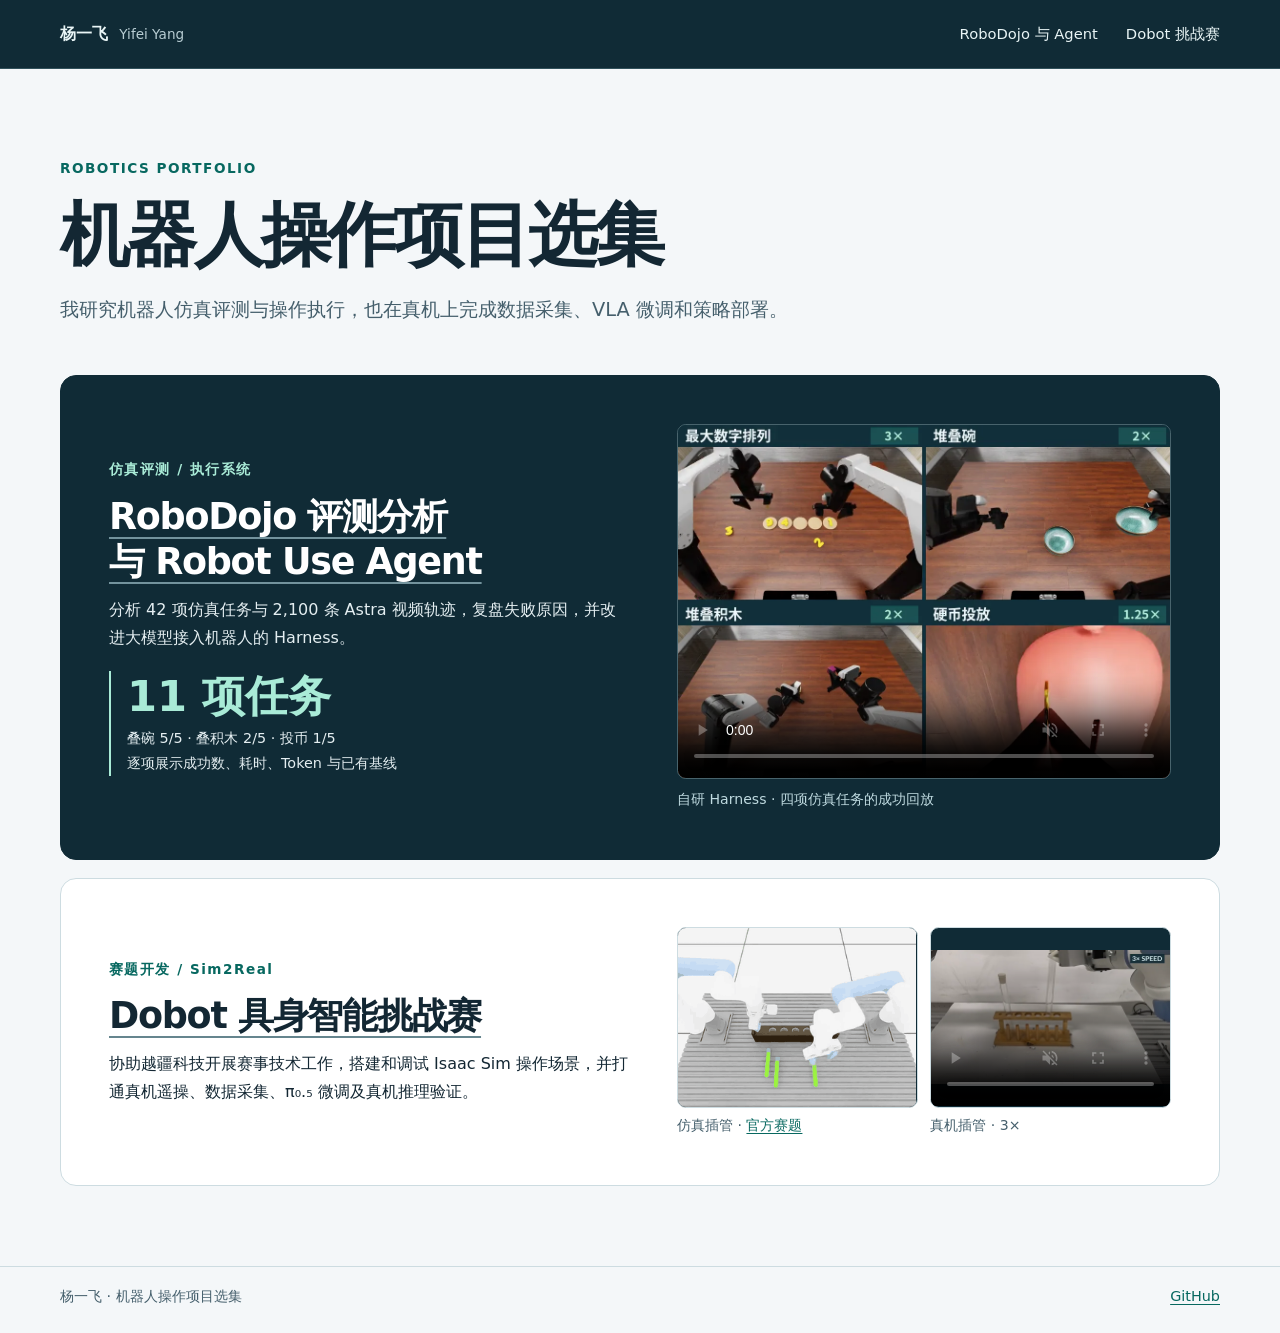
<file: index.html>
<!doctype html>
<html lang="zh-CN">
<head>
  <meta charset="utf-8">
  <meta name="viewport" content="width=device-width, initial-scale=1">
  <meta name="description" content="杨一飞的机器人操作项目选集，涵盖 RoboDojo 仿真评测、Robot Use Agent 和 Isaac Sim 到真机的 VLA 部署。">
  <title>杨一飞 · 机器人操作项目选集</title>
  <link rel="stylesheet" href="style.css?v=home-media">
  <script src="home-media.js" defer></script>
</head>
<body>
  <a class="skip-link" href="#main">跳到正文</a>
  <header class="site-header">
    <div class="wrap site-nav">
      <a class="wordmark" href="index.html" aria-current="page">杨一飞 <span>Yifei Yang</span></a>
      <nav aria-label="项目导航">
        <a href="robodojo-agent.html">RoboDojo 与 Agent</a>
        <a href="dobot-sim2real.html">Dobot 挑战赛</a>
      </nav>
    </div>
  </header>
  <main id="main" class="wrap home-main">
    <section class="home-intro" aria-labelledby="title">
      <p class="eyebrow">ROBOTICS PORTFOLIO</p>
      <h1 id="title">机器人操作项目选集</h1>
      <p class="lede">我研究机器人仿真评测与操作执行，也在真机上完成数据采集、VLA 微调和策略部署。</p>
    </section>

    <article class="feature">
      <div class="feature-copy">
        <p class="eyebrow">仿真评测 / 执行系统</p>
        <h2><a href="robodojo-agent.html">RoboDojo 评测分析与 Robot Use Agent</a></h2>
        <p>分析 42 项仿真任务与 2,100 条 Astra 视频轨迹，复盘失败原因，并改进大模型接入机器人的 Harness。</p>
        <p class="feature-result"><strong>11 项任务</strong><span>叠碗 5/5 · 叠积木 2/5 · 投币 1/5<br>逐项展示成功数、耗时、Token 与已有基线</span></p>
      </div>
      <figure class="feature-figure">
        <video controls muted loop playsinline preload="none" data-loop-preview width="1032" height="740" poster="assets/robodojo/harness-successes.webp" aria-label="自研 Harness 的数字排列、堆叠碗、堆叠积木和投币成功回放">
          <source src="assets/robodojo/harness-successes.mp4" type="video/mp4">
          <a href="assets/robodojo/harness-successes.mp4">打开成功回放</a>
        </video>
        <figcaption>自研 Harness · 四项仿真任务的成功回放</figcaption>
      </figure>
    </article>

    <article class="feature feature-secondary">
      <div class="feature-copy">
        <p class="eyebrow">赛题开发 / Sim2Real</p>
        <h2><a href="dobot-sim2real.html">Dobot 具身智能挑战赛</a></h2>
        <p>协助越疆科技开展赛事技术工作，搭建和调试 Isaac Sim 操作场景，并打通真机遥操、数据采集、π₀.₅ 微调及真机推理验证。</p>
      </div>
      <div class="feature-media-pair">
        <figure>
          <picture>
            <source media="(prefers-reduced-motion: reduce)" srcset="assets/dobot/insert-tube-sim.webp">
            <img src="assets/dobot/insert-tube-sim.gif" width="320" height="240" loading="lazy" alt="赛事仿真场景中，机械臂将绿色试管插入试管架">
          </picture>
          <figcaption>仿真插管 · <a href="https://www.caai.cn/site/content/5476.html">官方赛题</a></figcaption>
        </figure>
        <figure>
          <video controls muted loop playsinline preload="none" data-loop-preview width="640" height="360" poster="assets/dobot/insert-tube-3x.webp" aria-label="双臂真机插管，3 倍速循环回放">
            <source src="assets/dobot/insert-tube-home-3x.mp4" type="video/mp4">
            <a href="assets/dobot/insert-tube-home-3x.mp4">打开真机插管回放</a>
          </video>
          <figcaption>真机插管 · 3×</figcaption>
        </figure>
      </div>
    </article>
  </main>
  <footer class="site-footer"><div class="wrap footer-inner"><span>杨一飞 · 机器人操作项目选集</span><a href="https://github.com/Y1feiYang">GitHub</a></div></footer>
</body>
</html>
</file>
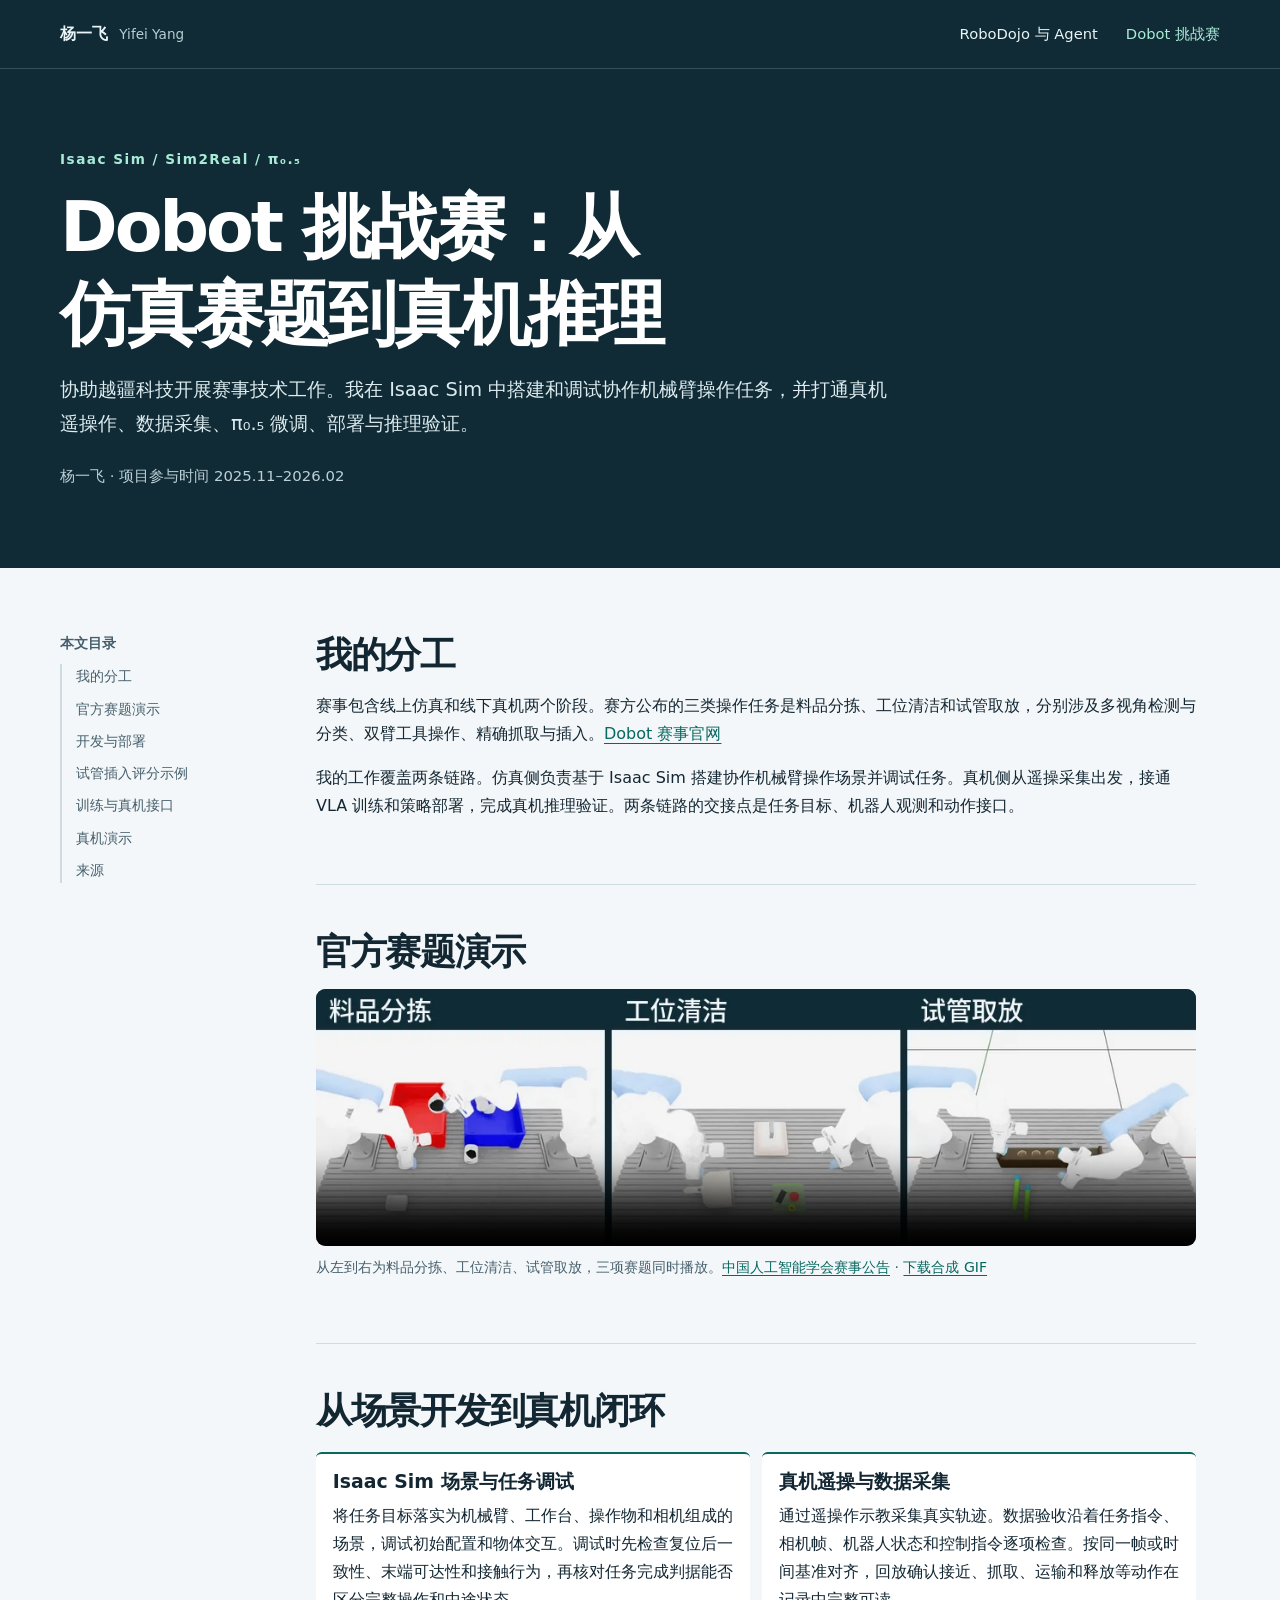
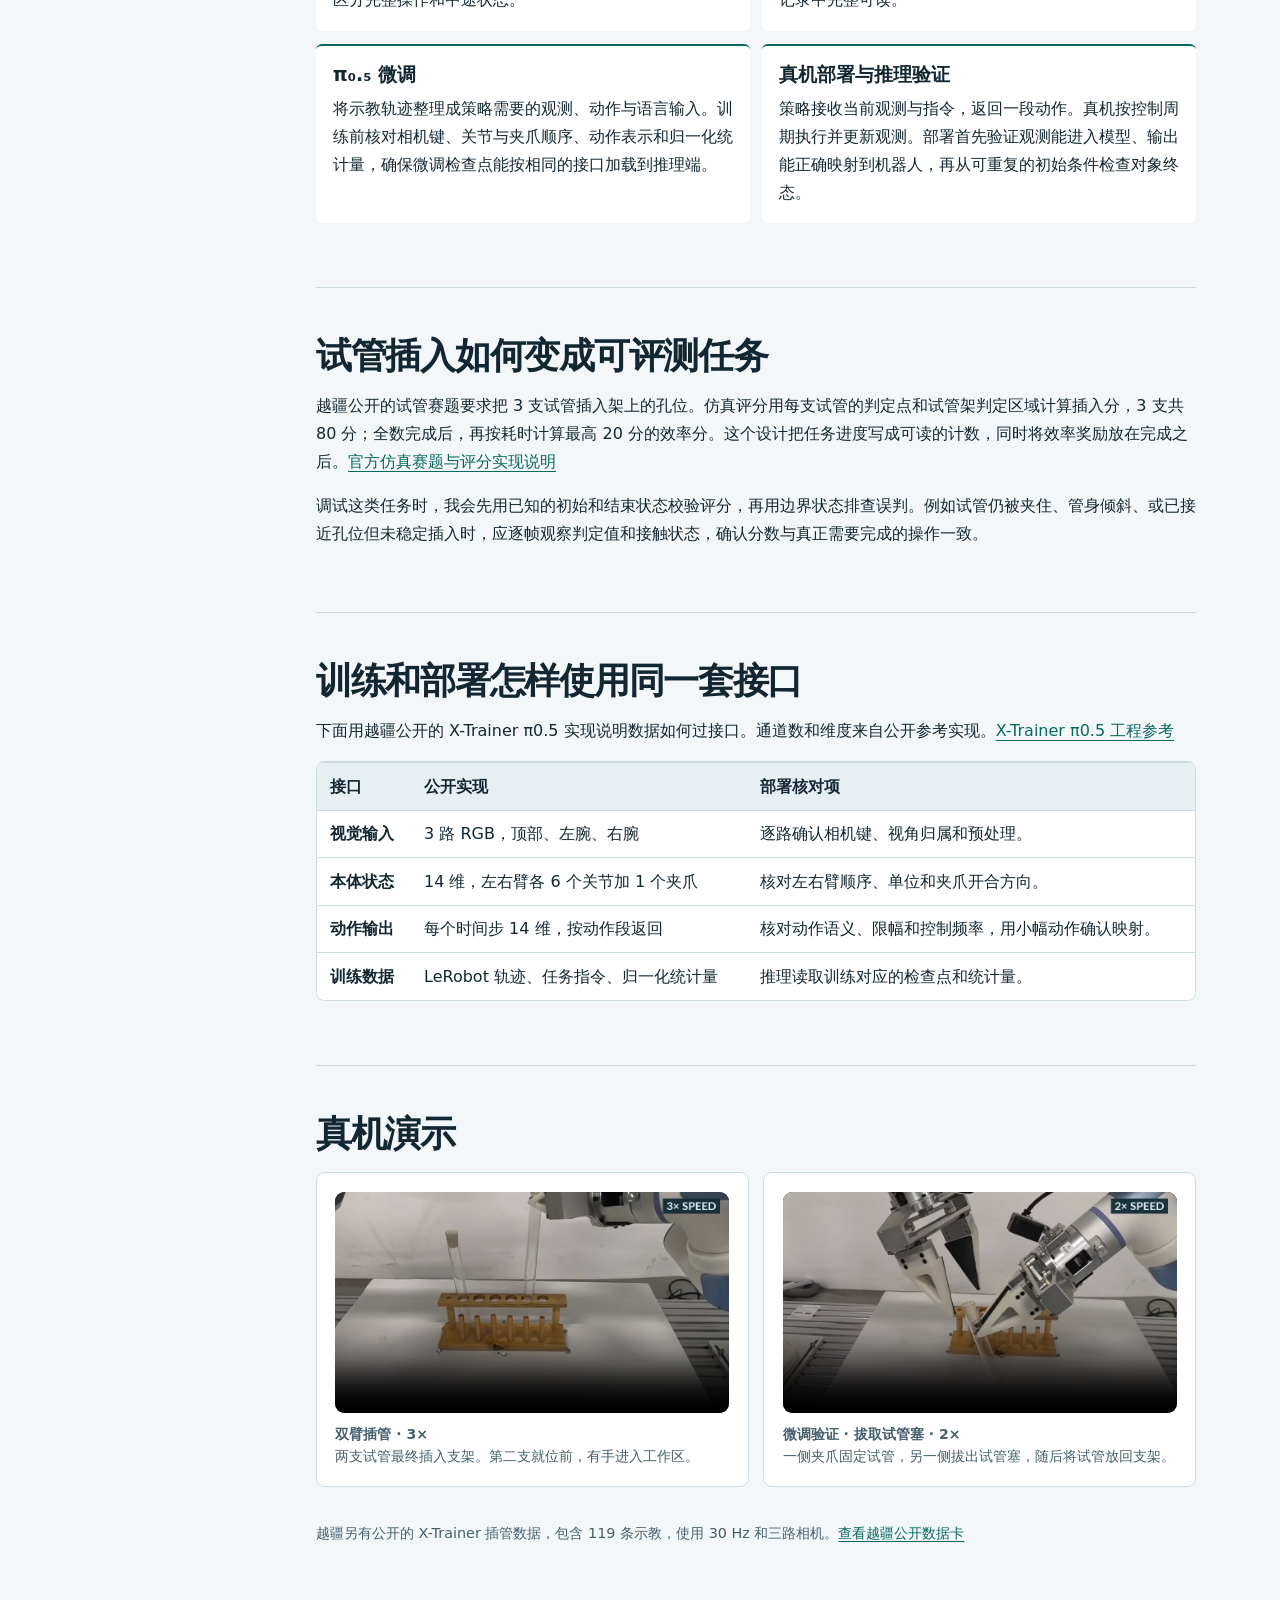
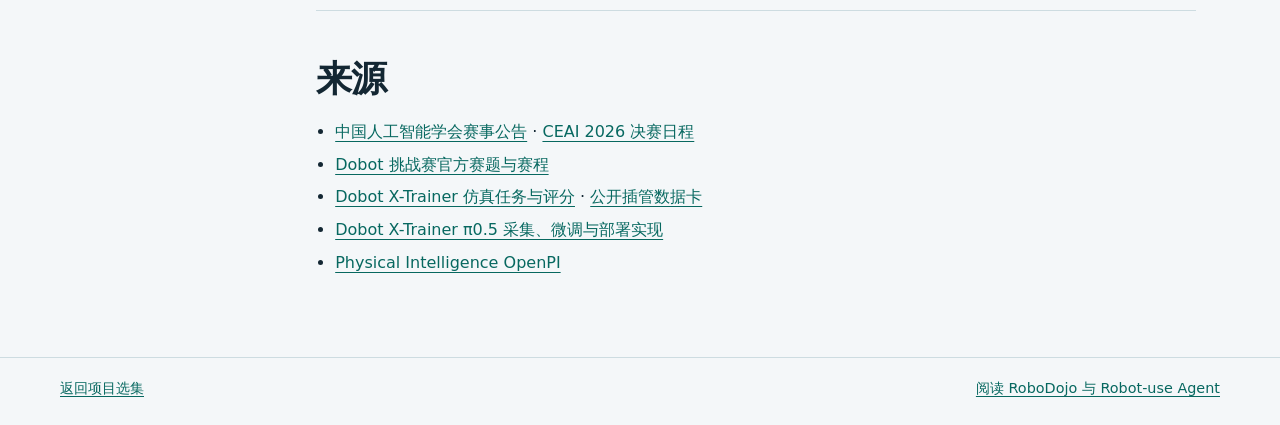
<file: dobot-sim2real.html>
<!doctype html>
<html lang="zh-CN">
<head>
  <meta charset="utf-8">
  <meta name="viewport" content="width=device-width, initial-scale=1">
  <meta name="description" content="杨一飞的 Dobot 具身智能挑战赛技术案例，涵盖 Isaac Sim 操作任务开发、真机示教、π0.5 微调与真机闭环推理。">
  <title>Dobot 挑战赛：从 Isaac Sim 赛题到真机推理 · 杨一飞</title>
  <link rel="stylesheet" href="style.css">
</head>
<body>
  <a class="skip-link" href="#main">跳到正文</a>
  <header class="site-header">
    <div class="wrap site-nav">
      <a class="wordmark" href="index.html">杨一飞 <span>Yifei Yang</span></a>
      <nav aria-label="项目导航">
        <a href="robodojo-agent.html">RoboDojo 与 Agent</a>
        <a href="dobot-sim2real.html" aria-current="page">Dobot 挑战赛</a>
      </nav>
    </div>
  </header>

  <main id="main">
    <div class="hero-band">
      <section class="wrap article-hero" aria-labelledby="page-title">
        <p class="eyebrow">Isaac Sim / Sim2Real / π₀.₅</p>
        <h1 id="page-title">Dobot 挑战赛：从仿真赛题到真机推理</h1>
        <p class="lede">协助越疆科技开展赛事技术工作。我在 Isaac Sim 中搭建和调试协作机械臂操作任务，并打通真机遥操作、数据采集、π₀.₅ 微调、部署与推理验证。</p>
        <p class="byline">杨一飞 · 项目参与时间 2025.11–2026.02</p>
      </section>
    </div>

    <div class="wrap article-layout">
      <aside class="article-toc">
        <p>本文目录</p>
        <nav aria-label="本文目录">
          <a href="#role">我的分工</a>
          <a href="#competition-demo">官方赛题演示</a>
          <a href="#pipeline">开发与部署</a>
          <a href="#simulation-case">试管插入评分示例</a>
          <a href="#interfaces">训练与真机接口</a>
          <a href="#videos">真机演示</a>
          <a href="#references">来源</a>
        </nav>
      </aside>

      <div class="article-body">
        <section id="role" aria-labelledby="role-title">
          <h2 id="role-title">我的分工</h2>
          <p>赛事包含线上仿真和线下真机两个阶段。赛方公布的三类操作任务是料品分拣、工位清洁和试管取放，分别涉及多视角检测与分类、双臂工具操作、精确抓取与插入。<a href="https://challenge.dobot-robots.com/">Dobot 赛事官网</a></p>
          <p>我的工作覆盖两条链路。仿真侧负责基于 Isaac Sim 搭建协作机械臂操作场景并调试任务。真机侧从遥操采集出发，接通 VLA 训练和策略部署，完成真机推理验证。两条链路的交接点是任务目标、机器人观测和动作接口。</p>
        </section>

        <section id="competition-demo" aria-labelledby="competition-demo-title">
          <h2 id="competition-demo-title">官方赛题演示</h2>
          <figure>
            <video controls playsinline loop preload="none" width="1024" height="300" poster="assets/dobot/competition-tasks.webp?v=side-by-side" aria-label="并排播放 Dobot 挑战赛的料品分拣、工位清洁和试管取放">
              <source src="assets/dobot/competition-tasks.mp4?v=side-by-side" type="video/mp4">
              <a href="assets/dobot/competition-tasks.gif?v=side-by-side">查看合成 GIF</a>
            </video>
            <figcaption>从左到右为料品分拣、工位清洁、试管取放，三项赛题同时播放。<a href="https://www.caai.cn/site/content/5476.html">中国人工智能学会赛事公告</a> · <a href="assets/dobot/competition-tasks.gif?v=side-by-side" download>下载合成 GIF</a></figcaption>
          </figure>
        </section>

        <section id="pipeline" aria-labelledby="pipeline-title">
          <h2 id="pipeline-title">从场景开发到真机闭环</h2>
          <ol class="flow">
            <li>
              <h3>Isaac Sim 场景与任务调试</h3>
              <p>将任务目标落实为机械臂、工作台、操作物和相机组成的场景，调试初始配置和物体交互。调试时先检查复位后一致性、末端可达性和接触行为，再核对任务完成判据能否区分完整操作和中途状态。</p>
            </li>
            <li>
              <h3>真机遥操与数据采集</h3>
              <p>通过遥操作示教采集真实轨迹。数据验收沿着任务指令、相机帧、机器人状态和控制指令逐项检查。按同一帧或时间基准对齐，回放确认接近、抓取、运输和释放等动作在记录中完整可读。</p>
            </li>
            <li>
              <h3>π₀.₅ 微调</h3>
              <p>将示教轨迹整理成策略需要的观测、动作与语言输入。训练前核对相机键、关节与夹爪顺序、动作表示和归一化统计量，确保微调检查点能按相同的接口加载到推理端。</p>
            </li>
            <li>
              <h3>真机部署与推理验证</h3>
              <p>策略接收当前观测与指令，返回一段动作。真机按控制周期执行并更新观测。部署首先验证观测能进入模型、输出能正确映射到机器人，再从可重复的初始条件检查对象终态。</p>
            </li>
          </ol>
        </section>

        <section id="simulation-case" aria-labelledby="simulation-case-title">
          <h2 id="simulation-case-title">试管插入如何变成可评测任务</h2>
          <p>越疆公开的试管赛题要求把 3 支试管插入架上的孔位。仿真评分用每支试管的判定点和试管架判定区域计算插入分，3 支共 80 分；全数完成后，再按耗时计算最高 20 分的效率分。这个设计把任务进度写成可读的计数，同时将效率奖励放在完成之后。<a href="https://github.com/Dobot-Edu/X-trainer-tube/blob/main/assets/docs/README.md">官方仿真赛题与评分实现说明</a></p>
          <p>调试这类任务时，我会先用已知的初始和结束状态校验评分，再用边界状态排查误判。例如试管仍被夹住、管身倾斜、或已接近孔位但未稳定插入时，应逐帧观察判定值和接触状态，确认分数与真正需要完成的操作一致。</p>
        </section>

        <section id="interfaces" aria-labelledby="interfaces-title">
          <h2 id="interfaces-title">训练和部署怎样使用同一套接口</h2>
          <p>下面用越疆公开的 X-Trainer π0.5 实现说明数据如何过接口。通道数和维度来自公开参考实现。<a href="https://github.com/Dobot-Edu/X-Trainer-Pi0.5-JAX">X-Trainer π0.5 工程参考</a></p>
          <div class="table-scroll" tabindex="0" role="region" aria-label="X-Trainer 训练和真机接口对照表">
            <table>
              <thead>
                <tr><th scope="col">接口</th><th scope="col">公开实现</th><th scope="col">部署核对项</th></tr>
              </thead>
              <tbody>
                <tr><th scope="row">视觉输入</th><td>3 路 RGB，顶部、左腕、右腕</td><td>逐路确认相机键、视角归属和预处理。</td></tr>
                <tr><th scope="row">本体状态</th><td>14 维，左右臂各 6 个关节加 1 个夹爪</td><td>核对左右臂顺序、单位和夹爪开合方向。</td></tr>
                <tr><th scope="row">动作输出</th><td>每个时间步 14 维，按动作段返回</td><td>核对动作语义、限幅和控制频率，用小幅动作确认映射。</td></tr>
                <tr><th scope="row">训练数据</th><td>LeRobot 轨迹、任务指令、归一化统计量</td><td>推理读取训练对应的检查点和统计量。</td></tr>
              </tbody>
            </table>
          </div>
        </section>

        <section id="videos" aria-labelledby="videos-title">
          <h2 id="videos-title">真机演示</h2>
          <div class="media-grid">
            <figure class="panel">
              <video controls playsinline preload="none" width="960" height="540" poster="assets/dobot/insert-tube-3x.webp" aria-label="真机双臂插管演示，3 倍速">
                <source src="assets/dobot/insert-tube-3x.mp4" type="video/mp4">
                <a href="assets/dobot/insert-tube-3x.mp4">打开双臂插管视频</a>
              </video>
              <figcaption><strong>双臂插管 · 3×</strong><br>两支试管最终插入支架。第二支就位前，有手进入工作区。</figcaption>
            </figure>
            <figure class="panel">
              <video controls playsinline preload="none" width="960" height="540" poster="assets/dobot/pull-tube-plug-finetune-2x.webp" aria-label="真机拔取试管塞演示，2 倍速">
                <source src="assets/dobot/pull-tube-plug-finetune-2x.mp4" type="video/mp4">
                <a href="assets/dobot/pull-tube-plug-finetune-2x.mp4">打开拔取试管塞视频</a>
              </video>
              <figcaption><strong>微调验证 · 拔取试管塞 · 2×</strong><br>一侧夹爪固定试管，另一侧拔出试管塞，随后将试管放回支架。</figcaption>
            </figure>
          </div>
          <p class="note">越疆另有公开的 X-Trainer 插管数据，包含 119 条示教，使用 30 Hz 和三路相机。<a href="https://huggingface.co/datasets/Dobot-Official/X-Trainer-tube">查看越疆公开数据卡</a></p>
        </section>

        <section id="references" aria-labelledby="references-title">
          <h2 id="references-title">来源</h2>
          <ul class="source-list">
            <li><a href="https://www.caai.cn/site/content/5476.html">中国人工智能学会赛事公告</a> · <a href="https://ceai.caai.cn/">CEAI 2026 决赛日程</a></li>
            <li><a href="https://challenge.dobot-robots.com/">Dobot 挑战赛官方赛题与赛程</a></li>
            <li><a href="https://github.com/Dobot-Edu/X-trainer-tube/blob/main/assets/docs/README.md">Dobot X-Trainer 仿真任务与评分</a> · <a href="https://huggingface.co/datasets/Dobot-Official/X-Trainer-tube">公开插管数据卡</a></li>
            <li><a href="https://github.com/Dobot-Edu/X-Trainer-Pi0.5-JAX">Dobot X-Trainer π0.5 采集、微调与部署实现</a></li>
            <li><a href="https://github.com/Physical-Intelligence/openpi">Physical Intelligence OpenPI</a></li>
          </ul>
        </section>
      </div>
    </div>
  </main>

  <footer class="site-footer">
    <div class="wrap footer-inner">
      <a href="index.html">返回项目选集</a>
      <a href="robodojo-agent.html">阅读 RoboDojo 与 Robot-use Agent</a>
    </div>
  </footer>
</body>
</html>
</file>
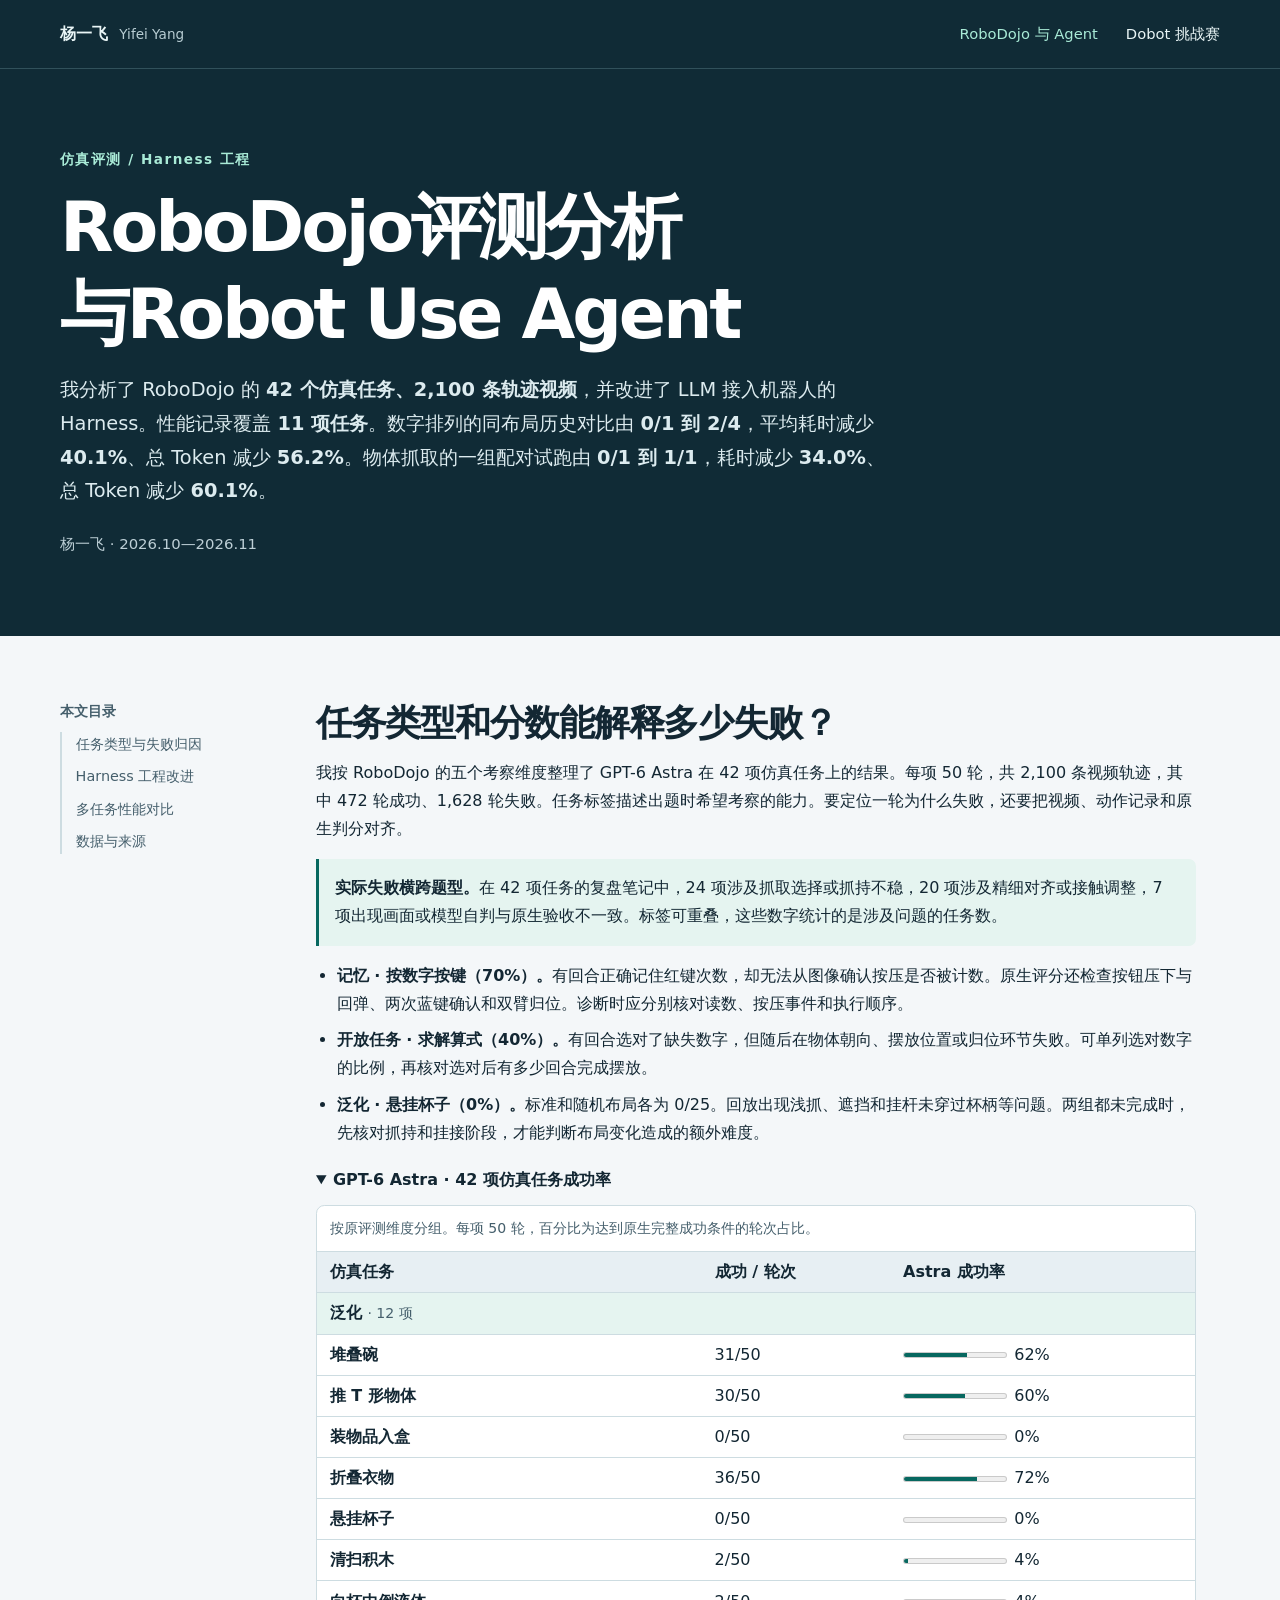
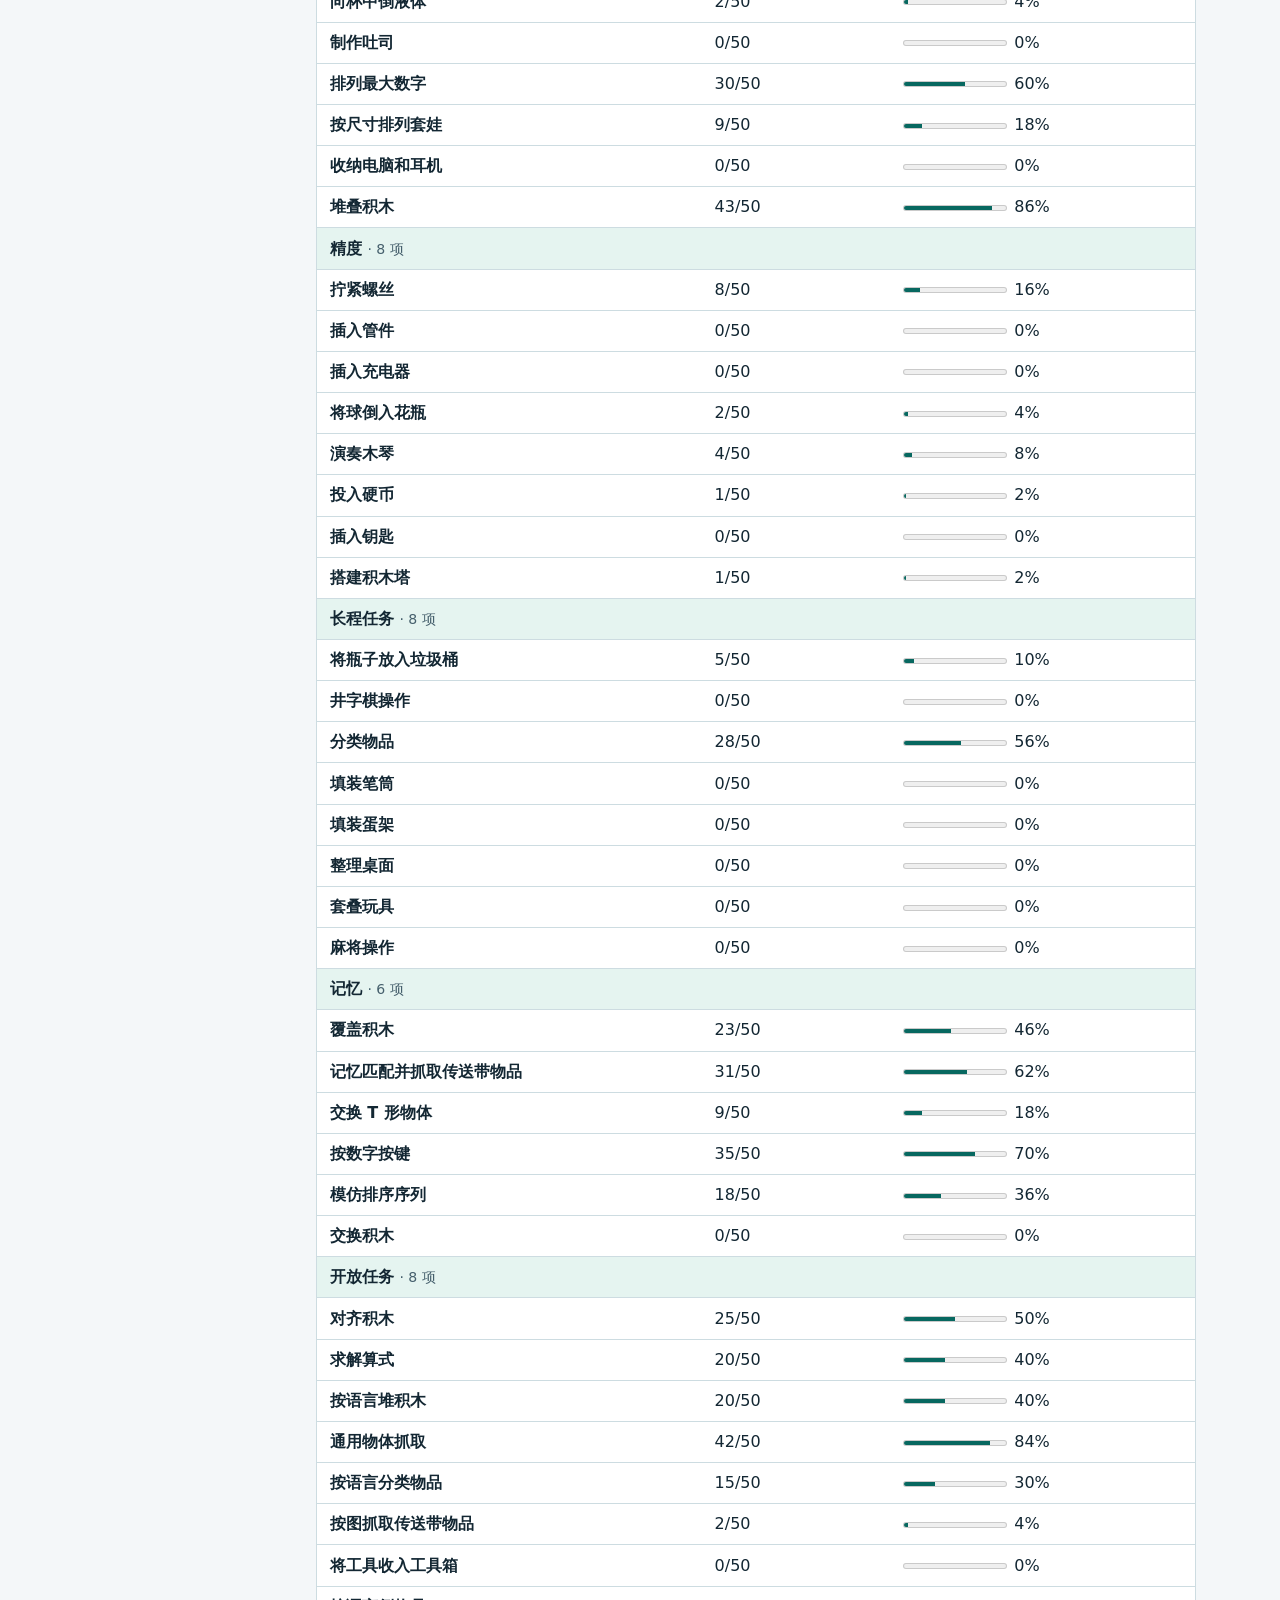
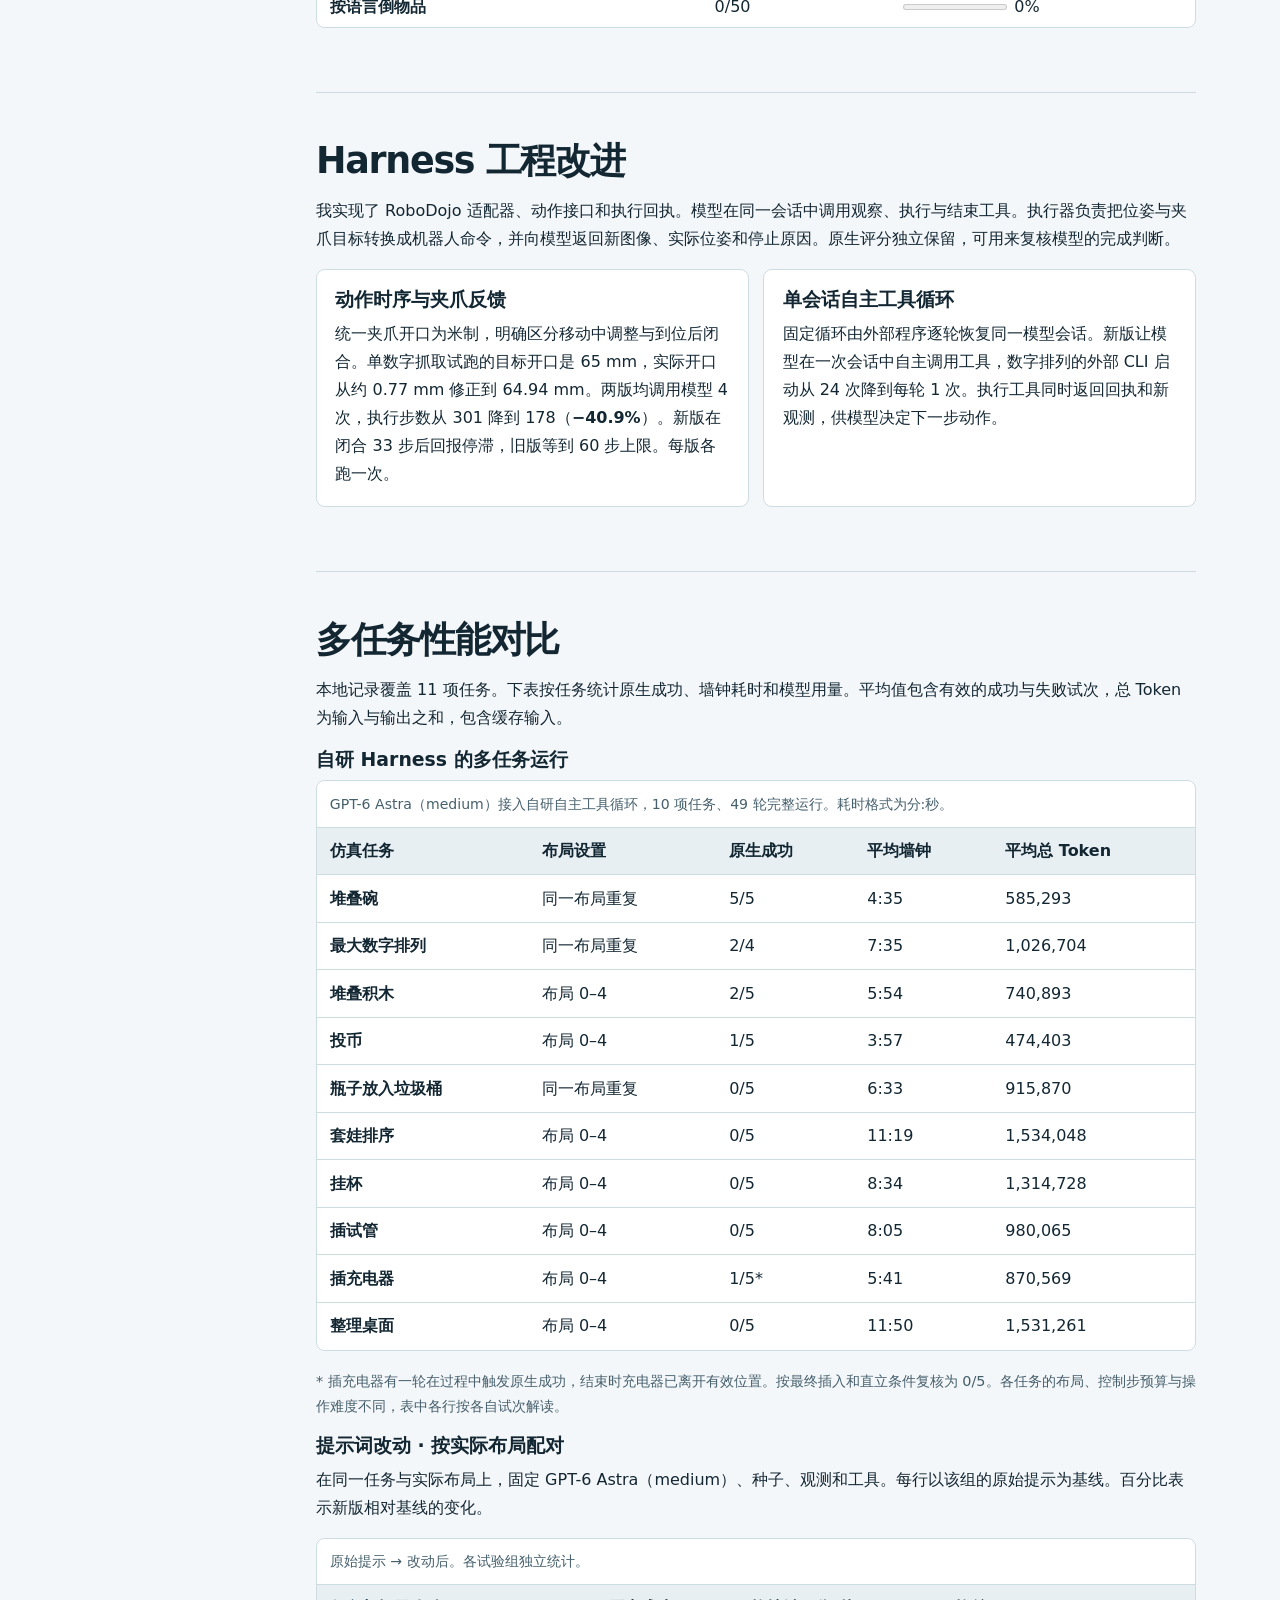
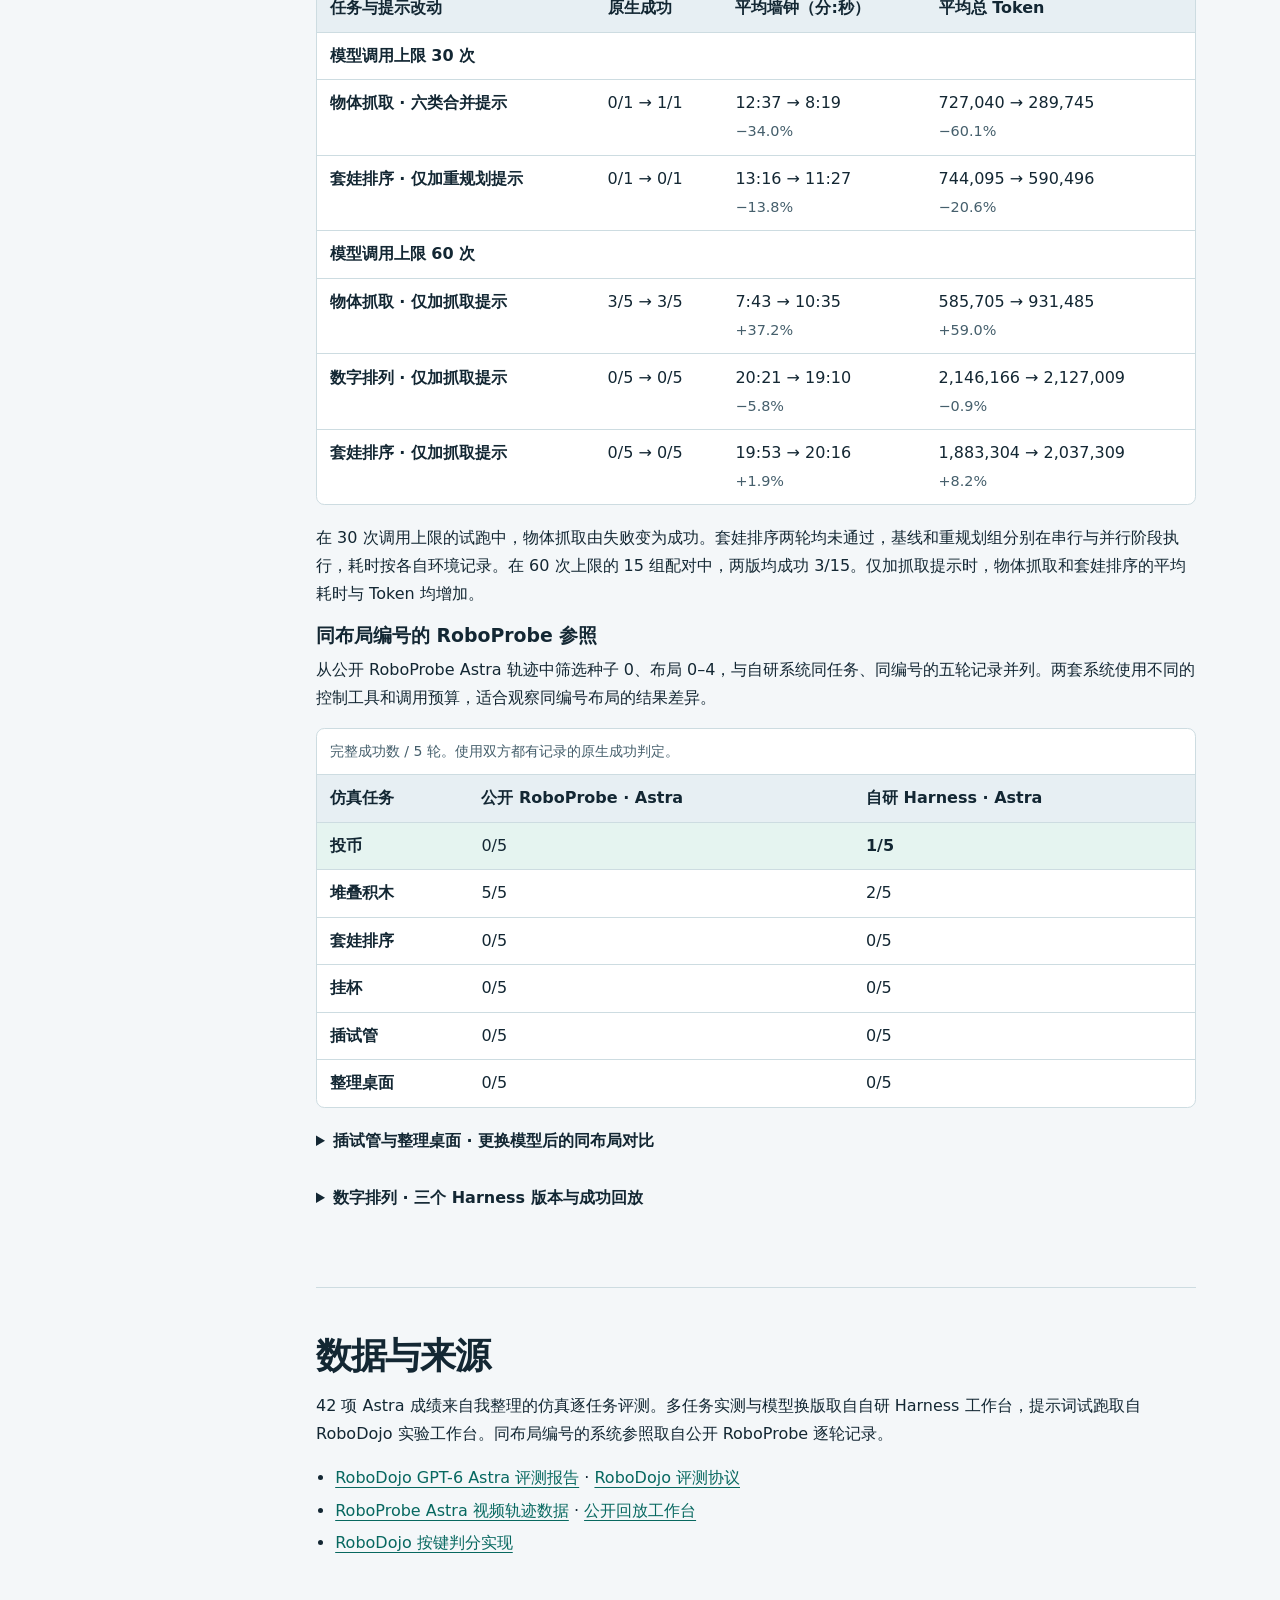
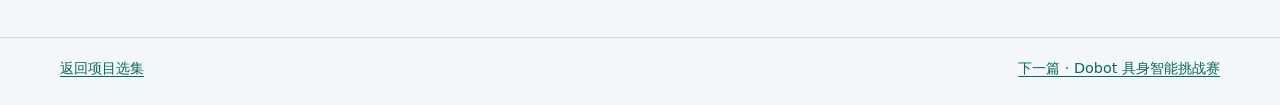
<file: robodojo-agent.html>
<!doctype html>
<html lang="zh-CN">
<head>
  <meta charset="utf-8">
  <meta name="viewport" content="width=device-width, initial-scale=1">
  <meta name="description" content="杨一飞的 RoboDojo 评测分析与 Robot Use Agent：42 项仿真任务、2,100 条 Astra 视频轨迹，以及 11 项任务的 Harness 性能记录。">
  <title>RoboDojo评测分析与Robot Use Agent · 杨一飞</title>
  <link rel="stylesheet" href="style.css?v=robodojo-harness">
</head>
<body>
  <a class="skip-link" href="#main">跳到正文</a>
  <header class="site-header">
    <div class="wrap site-nav">
      <a class="wordmark" href="index.html">杨一飞 <span>Yifei Yang</span></a>
      <nav aria-label="项目导航">
        <a href="robodojo-agent.html" aria-current="page">RoboDojo 与 Agent</a>
        <a href="dobot-sim2real.html">Dobot 挑战赛</a>
      </nav>
    </div>
  </header>
  <main id="main">
    <div class="hero-band">
      <section class="wrap article-hero" aria-labelledby="title">
        <p class="eyebrow">仿真评测 / Harness 工程</p>
        <h1 id="title">RoboDojo评测分析与Robot Use Agent</h1>
        <p class="lede">我分析了 RoboDojo 的 <strong>42 个仿真任务、2,100 条轨迹视频</strong>，并改进了 LLM 接入机器人的 Harness。性能记录覆盖 <strong>11 项任务</strong>。数字排列的同布局历史对比由 <strong>0/1 到 2/4</strong>，平均耗时减少 <strong>40.1%</strong>、总 Token 减少 <strong>56.2%</strong>。物体抓取的一组配对试跑由 <strong>0/1 到 1/1</strong>，耗时减少 <strong>34.0%</strong>、总 Token 减少 <strong>60.1%</strong>。</p>
        <p class="byline">杨一飞 · 2026.10—2026.11</p>
      </section>
    </div>
    <div class="wrap article-layout">
      <aside class="article-toc">
        <p>本文目录</p>
        <nav aria-label="本文目录">
          <a href="#benchmark">任务类型与失败归因</a>
          <a href="#agent">Harness 工程改进</a>
          <a href="#runs">多任务性能对比</a>
          <a href="#sources">数据与来源</a>
        </nav>
      </aside>
      <div class="article-body">
        <section id="benchmark" aria-labelledby="benchmark-heading">
          <h2 id="benchmark-heading">任务类型和分数能解释多少失败？</h2>
          <p>我按 RoboDojo 的五个考察维度整理了 GPT-6 Astra 在 42 项仿真任务上的结果。每项 50 轮，共 2,100 条视频轨迹，其中 472 轮成功、1,628 轮失败。任务标签描述出题时希望考察的能力。要定位一轮为什么失败，还要把视频、动作记录和原生判分对齐。</p>
          <div class="callout">
            <p><strong>实际失败横跨题型。</strong>在 42 项任务的复盘笔记中，24 项涉及抓取选择或抓持不稳，20 项涉及精细对齐或接触调整，7 项出现画面或模型自判与原生验收不一致。标签可重叠，这些数字统计的是涉及问题的任务数。</p>
          </div>
          <ul class="steps">
            <li><strong>记忆 · 按数字按键（70%）。</strong>有回合正确记住红键次数，却无法从图像确认按压是否被计数。原生评分还检查按钮压下与回弹、两次蓝键确认和双臂归位。诊断时应分别核对读数、按压事件和执行顺序。</li>
            <li><strong>开放任务 · 求解算式（40%）。</strong>有回合选对了缺失数字，但随后在物体朝向、摆放位置或归位环节失败。可单列选对数字的比例，再核对选对后有多少回合完成摆放。</li>
            <li><strong>泛化 · 悬挂杯子（0%）。</strong>标准和随机布局各为 0/25。回放出现浅抓、遮挡和挂杆未穿过杯柄等问题。两组都未完成时，先核对抓持和挂接阶段，才能判断布局变化造成的额外难度。</li>
          </ul>
          <details class="score-details" open>
            <summary>GPT-6 Astra · 42 项仿真任务成功率</summary>
            <div class="table-scroll" role="region" aria-label="GPT-6 Astra 的 42 项 RoboDojo 仿真任务成功率" tabindex="0">
              <table class="astra-scores">
                <caption>按原评测维度分组。每项 50 轮，百分比为达到原生完整成功条件的轮次占比。</caption>
                <thead><tr><th scope="col">仿真任务</th><th scope="col">成功 / 轮次</th><th scope="col">Astra 成功率</th></tr></thead>
                <tbody>
                  <tr class="score-group"><th scope="rowgroup" colspan="3">泛化 <span>· 12 项</span></th></tr>
                  <tr><th scope="row">堆叠碗</th><td class="number">31/50</td><td class="score-value"><meter aria-hidden="true" min="0" max="100" value="62"></meter><span>62%</span></td></tr>
                  <tr><th scope="row">推 T 形物体</th><td class="number">30/50</td><td class="score-value"><meter aria-hidden="true" min="0" max="100" value="60"></meter><span>60%</span></td></tr>
                  <tr><th scope="row">装物品入盒</th><td class="number">0/50</td><td class="score-value"><meter aria-hidden="true" min="0" max="100" value="0"></meter><span>0%</span></td></tr>
                  <tr><th scope="row">折叠衣物</th><td class="number">36/50</td><td class="score-value"><meter aria-hidden="true" min="0" max="100" value="72"></meter><span>72%</span></td></tr>
                  <tr><th scope="row">悬挂杯子</th><td class="number">0/50</td><td class="score-value"><meter aria-hidden="true" min="0" max="100" value="0"></meter><span>0%</span></td></tr>
                  <tr><th scope="row">清扫积木</th><td class="number">2/50</td><td class="score-value"><meter aria-hidden="true" min="0" max="100" value="4"></meter><span>4%</span></td></tr>
                  <tr><th scope="row">向杯中倒液体</th><td class="number">2/50</td><td class="score-value"><meter aria-hidden="true" min="0" max="100" value="4"></meter><span>4%</span></td></tr>
                  <tr><th scope="row">制作吐司</th><td class="number">0/50</td><td class="score-value"><meter aria-hidden="true" min="0" max="100" value="0"></meter><span>0%</span></td></tr>
                  <tr><th scope="row">排列最大数字</th><td class="number">30/50</td><td class="score-value"><meter aria-hidden="true" min="0" max="100" value="60"></meter><span>60%</span></td></tr>
                  <tr><th scope="row">按尺寸排列套娃</th><td class="number">9/50</td><td class="score-value"><meter aria-hidden="true" min="0" max="100" value="18"></meter><span>18%</span></td></tr>
                  <tr><th scope="row">收纳电脑和耳机</th><td class="number">0/50</td><td class="score-value"><meter aria-hidden="true" min="0" max="100" value="0"></meter><span>0%</span></td></tr>
                  <tr><th scope="row">堆叠积木</th><td class="number">43/50</td><td class="score-value"><meter aria-hidden="true" min="0" max="100" value="86"></meter><span>86%</span></td></tr>
                </tbody>
                <tbody>
                  <tr class="score-group"><th scope="rowgroup" colspan="3">精度 <span>· 8 项</span></th></tr>
                  <tr><th scope="row">拧紧螺丝</th><td class="number">8/50</td><td class="score-value"><meter aria-hidden="true" min="0" max="100" value="16"></meter><span>16%</span></td></tr>
                  <tr><th scope="row">插入管件</th><td class="number">0/50</td><td class="score-value"><meter aria-hidden="true" min="0" max="100" value="0"></meter><span>0%</span></td></tr>
                  <tr><th scope="row">插入充电器</th><td class="number">0/50</td><td class="score-value"><meter aria-hidden="true" min="0" max="100" value="0"></meter><span>0%</span></td></tr>
                  <tr><th scope="row">将球倒入花瓶</th><td class="number">2/50</td><td class="score-value"><meter aria-hidden="true" min="0" max="100" value="4"></meter><span>4%</span></td></tr>
                  <tr><th scope="row">演奏木琴</th><td class="number">4/50</td><td class="score-value"><meter aria-hidden="true" min="0" max="100" value="8"></meter><span>8%</span></td></tr>
                  <tr><th scope="row">投入硬币</th><td class="number">1/50</td><td class="score-value"><meter aria-hidden="true" min="0" max="100" value="2"></meter><span>2%</span></td></tr>
                  <tr><th scope="row">插入钥匙</th><td class="number">0/50</td><td class="score-value"><meter aria-hidden="true" min="0" max="100" value="0"></meter><span>0%</span></td></tr>
                  <tr><th scope="row">搭建积木塔</th><td class="number">1/50</td><td class="score-value"><meter aria-hidden="true" min="0" max="100" value="2"></meter><span>2%</span></td></tr>
                </tbody>
                <tbody>
                  <tr class="score-group"><th scope="rowgroup" colspan="3">长程任务 <span>· 8 项</span></th></tr>
                  <tr><th scope="row">将瓶子放入垃圾桶</th><td class="number">5/50</td><td class="score-value"><meter aria-hidden="true" min="0" max="100" value="10"></meter><span>10%</span></td></tr>
                  <tr><th scope="row">井字棋操作</th><td class="number">0/50</td><td class="score-value"><meter aria-hidden="true" min="0" max="100" value="0"></meter><span>0%</span></td></tr>
                  <tr><th scope="row">分类物品</th><td class="number">28/50</td><td class="score-value"><meter aria-hidden="true" min="0" max="100" value="56"></meter><span>56%</span></td></tr>
                  <tr><th scope="row">填装笔筒</th><td class="number">0/50</td><td class="score-value"><meter aria-hidden="true" min="0" max="100" value="0"></meter><span>0%</span></td></tr>
                  <tr><th scope="row">填装蛋架</th><td class="number">0/50</td><td class="score-value"><meter aria-hidden="true" min="0" max="100" value="0"></meter><span>0%</span></td></tr>
                  <tr><th scope="row">整理桌面</th><td class="number">0/50</td><td class="score-value"><meter aria-hidden="true" min="0" max="100" value="0"></meter><span>0%</span></td></tr>
                  <tr><th scope="row">套叠玩具</th><td class="number">0/50</td><td class="score-value"><meter aria-hidden="true" min="0" max="100" value="0"></meter><span>0%</span></td></tr>
                  <tr><th scope="row">麻将操作</th><td class="number">0/50</td><td class="score-value"><meter aria-hidden="true" min="0" max="100" value="0"></meter><span>0%</span></td></tr>
                </tbody>
                <tbody>
                  <tr class="score-group"><th scope="rowgroup" colspan="3">记忆 <span>· 6 项</span></th></tr>
                  <tr><th scope="row">覆盖积木</th><td class="number">23/50</td><td class="score-value"><meter aria-hidden="true" min="0" max="100" value="46"></meter><span>46%</span></td></tr>
                  <tr><th scope="row">记忆匹配并抓取传送带物品</th><td class="number">31/50</td><td class="score-value"><meter aria-hidden="true" min="0" max="100" value="62"></meter><span>62%</span></td></tr>
                  <tr><th scope="row">交换 T 形物体</th><td class="number">9/50</td><td class="score-value"><meter aria-hidden="true" min="0" max="100" value="18"></meter><span>18%</span></td></tr>
                  <tr><th scope="row">按数字按键</th><td class="number">35/50</td><td class="score-value"><meter aria-hidden="true" min="0" max="100" value="70"></meter><span>70%</span></td></tr>
                  <tr><th scope="row">模仿排序序列</th><td class="number">18/50</td><td class="score-value"><meter aria-hidden="true" min="0" max="100" value="36"></meter><span>36%</span></td></tr>
                  <tr><th scope="row">交换积木</th><td class="number">0/50</td><td class="score-value"><meter aria-hidden="true" min="0" max="100" value="0"></meter><span>0%</span></td></tr>
                </tbody>
                <tbody>
                  <tr class="score-group"><th scope="rowgroup" colspan="3">开放任务 <span>· 8 项</span></th></tr>
                  <tr><th scope="row">对齐积木</th><td class="number">25/50</td><td class="score-value"><meter aria-hidden="true" min="0" max="100" value="50"></meter><span>50%</span></td></tr>
                  <tr><th scope="row">求解算式</th><td class="number">20/50</td><td class="score-value"><meter aria-hidden="true" min="0" max="100" value="40"></meter><span>40%</span></td></tr>
                  <tr><th scope="row">按语言堆积木</th><td class="number">20/50</td><td class="score-value"><meter aria-hidden="true" min="0" max="100" value="40"></meter><span>40%</span></td></tr>
                  <tr><th scope="row">通用物体抓取</th><td class="number">42/50</td><td class="score-value"><meter aria-hidden="true" min="0" max="100" value="84"></meter><span>84%</span></td></tr>
                  <tr><th scope="row">按语言分类物品</th><td class="number">15/50</td><td class="score-value"><meter aria-hidden="true" min="0" max="100" value="30"></meter><span>30%</span></td></tr>
                  <tr><th scope="row">按图抓取传送带物品</th><td class="number">2/50</td><td class="score-value"><meter aria-hidden="true" min="0" max="100" value="4"></meter><span>4%</span></td></tr>
                  <tr><th scope="row">将工具收入工具箱</th><td class="number">0/50</td><td class="score-value"><meter aria-hidden="true" min="0" max="100" value="0"></meter><span>0%</span></td></tr>
                  <tr><th scope="row">按语言倒物品</th><td class="number">0/50</td><td class="score-value"><meter aria-hidden="true" min="0" max="100" value="0"></meter><span>0%</span></td></tr>
                </tbody>
              </table>
            </div>
          </details>
        </section>

        <section id="agent" aria-labelledby="agent-heading">
          <h2 id="agent-heading">Harness 工程改进</h2>
          <p>我实现了 RoboDojo 适配器、动作接口和执行回执。模型在同一会话中调用观察、执行与结束工具。执行器负责把位姿与夹爪目标转换成机器人命令，并向模型返回新图像、实际位姿和停止原因。原生评分独立保留，可用来复核模型的完成判断。</p>
          <div class="grid">
            <div class="panel">
              <h3>动作时序与夹爪反馈</h3>
              <p>统一夹爪开口为米制，明确区分移动中调整与到位后闭合。单数字抓取试跑的目标开口是 65 mm，实际开口从约 0.77 mm 修正到 64.94 mm。两版均调用模型 4 次，执行步数从 301 降到 178（<strong>−40.9%</strong>）。新版在闭合 33 步后回报停滞，旧版等到 60 步上限。每版各跑一次。</p>
            </div>
            <div class="panel">
              <h3>单会话自主工具循环</h3>
              <p>固定循环由外部程序逐轮恢复同一模型会话。新版让模型在一次会话中自主调用工具，数字排列的外部 CLI 启动从 24 次降到每轮 1 次。执行工具同时返回回执和新观测，供模型决定下一步动作。</p>
            </div>
          </div>
        </section>

        <section id="runs" aria-labelledby="runs-heading">
          <h2 id="runs-heading">多任务性能对比</h2>
          <p>本地记录覆盖 11 项任务。下表按任务统计原生成功、墙钟耗时和模型用量。平均值包含有效的成功与失败试次，总 Token 为输入与输出之和，包含缓存输入。</p>

          <h3>自研 Harness 的多任务运行</h3>
          <div class="table-scroll" role="region" aria-label="自研 Harness 在十项任务上的运行指标" tabindex="0">
            <table>
              <caption>GPT-6 Astra（medium）接入自研自主工具循环，10 项任务、49 轮完整运行。耗时格式为分:秒。</caption>
              <thead><tr><th scope="col">仿真任务</th><th scope="col">布局设置</th><th scope="col">原生成功</th><th scope="col">平均墙钟</th><th scope="col">平均总 Token</th></tr></thead>
              <tbody>
                <tr><th scope="row">堆叠碗</th><td>同一布局重复</td><td>5/5</td><td class="number">4:35</td><td class="number">585,293</td></tr>
                <tr><th scope="row">最大数字排列</th><td>同一布局重复</td><td>2/4</td><td class="number">7:35</td><td class="number">1,026,704</td></tr>
                <tr><th scope="row">堆叠积木</th><td>布局 0–4</td><td>2/5</td><td class="number">5:54</td><td class="number">740,893</td></tr>
                <tr><th scope="row">投币</th><td>布局 0–4</td><td>1/5</td><td class="number">3:57</td><td class="number">474,403</td></tr>
                <tr><th scope="row">瓶子放入垃圾桶</th><td>同一布局重复</td><td>0/5</td><td class="number">6:33</td><td class="number">915,870</td></tr>
                <tr><th scope="row">套娃排序</th><td>布局 0–4</td><td>0/5</td><td class="number">11:19</td><td class="number">1,534,048</td></tr>
                <tr><th scope="row">挂杯</th><td>布局 0–4</td><td>0/5</td><td class="number">8:34</td><td class="number">1,314,728</td></tr>
                <tr><th scope="row">插试管</th><td>布局 0–4</td><td>0/5</td><td class="number">8:05</td><td class="number">980,065</td></tr>
                <tr><th scope="row">插充电器</th><td>布局 0–4</td><td>1/5*</td><td class="number">5:41</td><td class="number">870,569</td></tr>
                <tr><th scope="row">整理桌面</th><td>布局 0–4</td><td>0/5</td><td class="number">11:50</td><td class="number">1,531,261</td></tr>
              </tbody>
            </table>
          </div>
          <p class="note">* 插充电器有一轮在过程中触发原生成功，结束时充电器已离开有效位置。按最终插入和直立条件复核为 0/5。各任务的布局、控制步预算与操作难度不同，表中各行按各自试次解读。</p>

          <h3>提示词改动 · 按实际布局配对</h3>
          <p>在同一任务与实际布局上，固定 GPT-6 Astra（medium）、种子、观测和工具。每行以该组的原始提示为基线。百分比表示新版相对基线的变化。</p>
          <div class="table-scroll" role="region" aria-label="三项任务的提示词配对结果" tabindex="0">
            <table>
              <caption>原始提示 → 改动后。各试验组独立统计。</caption>
              <thead><tr><th scope="col">任务与提示改动</th><th scope="col">原生成功</th><th scope="col">平均墙钟（分:秒）</th><th scope="col">平均总 Token</th></tr></thead>
              <tbody>
                <tr class="score-group"><th scope="rowgroup" colspan="4">模型调用上限 30 次</th></tr>
                <tr><th scope="row">物体抓取 · 六类合并提示</th><td class="number">0/1 → 1/1</td><td class="number">12:37 → 8:19<br><span class="note">−34.0%</span></td><td class="number">727,040 → 289,745<br><span class="note">−60.1%</span></td></tr>
                <tr><th scope="row">套娃排序 · 仅加重规划提示</th><td class="number">0/1 → 0/1</td><td class="number">13:16 → 11:27<br><span class="note">−13.8%</span></td><td class="number">744,095 → 590,496<br><span class="note">−20.6%</span></td></tr>
              </tbody>
              <tbody>
                <tr class="score-group"><th scope="rowgroup" colspan="4">模型调用上限 60 次</th></tr>
                <tr><th scope="row">物体抓取 · 仅加抓取提示</th><td class="number">3/5 → 3/5</td><td class="number">7:43 → 10:35<br><span class="note">+37.2%</span></td><td class="number">585,705 → 931,485<br><span class="note">+59.0%</span></td></tr>
                <tr><th scope="row">数字排列 · 仅加抓取提示</th><td class="number">0/5 → 0/5</td><td class="number">20:21 → 19:10<br><span class="note">−5.8%</span></td><td class="number">2,146,166 → 2,127,009<br><span class="note">−0.9%</span></td></tr>
                <tr><th scope="row">套娃排序 · 仅加抓取提示</th><td class="number">0/5 → 0/5</td><td class="number">19:53 → 20:16<br><span class="note">+1.9%</span></td><td class="number">1,883,304 → 2,037,309<br><span class="note">+8.2%</span></td></tr>
              </tbody>
            </table>
          </div>
          <p>在 30 次调用上限的试跑中，物体抓取由失败变为成功。套娃排序两轮均未通过，基线和重规划组分别在串行与并行阶段执行，耗时按各自环境记录。在 60 次上限的 15 组配对中，两版均成功 3/15。仅加抓取提示时，物体抓取和套娃排序的平均耗时与 Token 均增加。</p>

          <h3>同布局编号的 RoboProbe 参照</h3>
          <p>从公开 RoboProbe Astra 轨迹中筛选种子 0、布局 0–4，与自研系统同任务、同编号的五轮记录并列。两套系统使用不同的控制工具和调用预算，适合观察同编号布局的结果差异。</p>
          <div class="table-scroll" role="region" aria-label="公开 RoboProbe 与自研 Harness 同布局编号的成功次数" tabindex="0">
            <table>
              <caption>完整成功数 / 5 轮。使用双方都有记录的原生成功判定。</caption>
              <thead><tr><th scope="col">仿真任务</th><th scope="col">公开 RoboProbe · Astra</th><th scope="col">自研 Harness · Astra</th></tr></thead>
              <tbody>
                <tr class="highlight-row"><th scope="row">投币</th><td>0/5</td><td><strong>1/5</strong></td></tr>
                <tr><th scope="row">堆叠积木</th><td>5/5</td><td>2/5</td></tr>
                <tr><th scope="row">套娃排序</th><td>0/5</td><td>0/5</td></tr>
                <tr><th scope="row">挂杯</th><td>0/5</td><td>0/5</td></tr>
                <tr><th scope="row">插试管</th><td>0/5</td><td>0/5</td></tr>
                <tr><th scope="row">整理桌面</th><td>0/5</td><td>0/5</td></tr>
              </tbody>
            </table>
          </div>

          <details class="score-details">
            <summary>插试管与整理桌面 · 更换模型后的同布局对比</summary>
            <p>每项五组布局配对，沿用各任务原有的 Harness，只将 GPT-6 Astra 更换为 GPT-6.2 Astra。两项完整成功数均持平，过程分反映任务进度。</p>
            <div class="table-scroll" role="region" aria-label="插试管与整理桌面的同布局模型对比" tabindex="0">
              <table>
                <caption>GPT-6 Astra → GPT-6.2 Astra，推理档位均为 medium。</caption>
                <thead><tr><th scope="col">仿真任务</th><th scope="col">原生成功</th><th scope="col">平均过程分</th><th scope="col">平均墙钟（分:秒）</th><th scope="col">平均总 Token</th></tr></thead>
                <tbody>
                  <tr><th scope="row">插试管</th><td class="number">0/5 → 0/5</td><td class="number">12 → 20</td><td class="number">8:05 → 8:24<br><span class="note">+3.9%</span></td><td class="number">980,065 → 716,370<br><span class="note">−26.9%</span></td></tr>
                  <tr><th scope="row">整理桌面</th><td class="number">0/5 → 0/5</td><td class="number">25 → 50</td><td class="number">11:50 → 11:06<br><span class="note">−6.3%</span></td><td class="number">1,531,261 → 1,413,508<br><span class="note">−7.7%</span></td></tr>
                </tbody>
              </table>
            </div>
          </details>

          <details class="score-details">
            <summary>数字排列 · 三个 Harness 版本与成功回放</summary>
            <p>三个版本使用 GPT-6 Astra（medium）、同一布局和物理控制器，环境预算均为 1,050 步。两种历史基线各一轮，新版以冻结配置运行四轮，决策或工具调用预算的口径有差异。</p>
            <div class="table-scroll" role="region" aria-label="数字排列 Harness 三版本运行对比" tabindex="0">
              <table>
                <thead><tr><th scope="col">接入方式</th><th scope="col">原生成功</th><th scope="col">平均墙钟</th><th scope="col">平均总 Token</th></tr></thead>
                <tbody>
                  <tr><th scope="row">逐轮独立调用</th><td>0/1</td><td class="number">24:26</td><td class="number">795,307</td></tr>
                  <tr><th scope="row">持续会话 · 固定循环</th><td>0/1</td><td class="number">12:41</td><td class="number">2,346,423</td></tr>
                  <tr class="highlight-row"><th scope="row">持续会话 · 自主工具循环</th><td><strong>2/4</strong></td><td class="number"><strong>7:35</strong></td><td class="number"><strong>1,026,704</strong></td></tr>
                </tbody>
              </table>
            </div>
            <p>相对固定循环，观察成功率相差 <strong>50 个百分点</strong>，平均墙钟耗时减少 <strong>40.1%</strong>，平均总 Token 减少 <strong>56.2%</strong>。相对逐轮独立调用，平均总 Token 增加 29.1%，平均非缓存输入减少 89.1%。</p>
            <figure>
              <video controls playsinline preload="none" width="640" height="480" poster="assets/robodojo/arrange-tool-loop.webp" aria-label="自主工具循环完成数字排列的头部相机回放">
                <source src="assets/robodojo/arrange-tool-loop.mp4" type="video/mp4">
                <a href="assets/robodojo/arrange-tool-loop.mp4">打开数字排列回放</a>
              </video>
              <figcaption>自主工具循环的一次成功运行，原生 100/100。录像按仿真控制步记录，模型等待时间计入墙钟耗时。</figcaption>
            </figure>
          </details>
        </section>

        <section id="sources" aria-labelledby="sources-heading">
          <h2 id="sources-heading">数据与来源</h2>
          <p>42 项 Astra 成绩来自我整理的仿真逐任务评测。多任务实测与模型换版取自自研 Harness 工作台，提示词试跑取自 RoboDojo 实验工作台。同布局编号的系统参照取自公开 RoboProbe 逐轮记录。</p>
          <ul class="source-list">
            <li><a href="https://robodojo-benchmark.com/report/gpt-6-astra-eval">RoboDojo GPT-6 Astra 评测报告</a> · <a href="https://arxiv.org/html/2609.24170v1">RoboDojo 评测协议</a></li>
            <li><a href="https://huggingface.co/datasets/Solomonz/roboprobe-astra-rollouts">RoboProbe Astra 视频轨迹数据</a> · <a href="https://huggingface.co/spaces/Solomonz/roboprobe-console">公开回放工作台</a></li>
            <li><a href="https://github.com/RoboDojo-Benchmark/RoboDojo/blob/main/task/RoboDojo/tasks/press_by_number.py">RoboDojo 按键判分实现</a></li>
          </ul>
        </section>
      </div>
    </div>
  </main>
  <footer class="site-footer"><div class="wrap footer-inner"><a href="index.html">返回项目选集</a><a href="dobot-sim2real.html">下一篇 · Dobot 具身智能挑战赛</a></div></footer>
</body>
</html>
</file>
<file: style.css>
:root {
  color-scheme: light;
  --page: #f4f7f9;
  --white: #fff;
  --ink: #132733;
  --muted: #455f6c;
  --deep: #102b36;
  --deep-raised: #163944;
  --accent: #076860;
  --mint: #a9ebd7;
  --pale: #e5f4f0;
  --line: #cddce1;
  --tracked: .11em;
}

* { box-sizing: border-box; }
body {
  margin: 0;
  color: var(--ink);
  background: var(--page);
  font: 1rem/1.75 Inter, system-ui, -apple-system, "PingFang SC", "Microsoft YaHei", "Noto Sans CJK SC", sans-serif;
}
a { color: var(--accent); text-underline-offset: .22em; }
a:hover { color: #014943; }
:focus-visible { outline: 3px solid #c16f14; outline-offset: 4px; }
p { margin: 0 0 1em; }
h1, h2, h3 { line-height: 1.25; margin: 0; text-wrap: balance; }
h1 { font-size: clamp(2rem, 5.8vw, 4.35rem); letter-spacing: -.045em; }
h2 { font-size: clamp(1.5rem, 3vw, 2.28rem); letter-spacing: -.035em; }
h3 { font-size: 1.18rem; }
img, video { display: block; max-width: 100%; height: auto; }
figure { margin: 0; min-width: 0; }
figcaption { margin-top: .65rem; color: var(--muted); font-size: .88rem; line-height: 1.55; }
code { font-size: .9em; overflow-wrap: anywhere; }
.wrap { width: min(1160px, calc(100% - 3rem)); margin-inline: auto; }
.skip-link { position: absolute; inset: 8px auto auto 8px; z-index: 5; padding: .5em 1em; background: var(--white); transform: translateY(-200%); }
.skip-link:focus { transform: none; }

.site-header { border-bottom: 1px solid #31515b; background: var(--deep); color: var(--white); }
.site-nav { display: flex; align-items: center; justify-content: space-between; gap: .4rem 1.25rem; min-height: 4.25rem; padding-block: .55rem; }
.site-nav a { color: #e9f5f6; text-decoration: none; }
.site-nav a:hover, .site-nav nav [aria-current] { color: var(--mint); }
.site-nav nav { display: flex; flex-wrap: wrap; gap: .25rem clamp(.75rem, 3vw, 1.75rem); align-items: center; font-size: .92rem; }
.wordmark { font-size: 1.02rem; font-weight: 760; white-space: nowrap; }
.wordmark span { padding-left: .35rem; color: #b8cdd3; font-size: .85rem; font-weight: 500; }
.eyebrow { margin-bottom: .72rem; color: var(--accent); font-size: .85rem; font-weight: 780; letter-spacing: var(--tracked); }
.lede { max-width: 43em; font-size: clamp(1.03rem, 2.1vw, 1.21rem); }
.byline { color: #bdcfd6; font-size: .93rem; margin: 1.4rem 0 0; }

.home-main { padding: clamp(2.8rem, 7vw, 5.5rem) 0 clamp(2.8rem, 7vw, 5rem); }
.home-intro { margin-bottom: clamp(1.7rem, 4vw, 3rem); }
.home-intro .lede { color: var(--muted); margin: .85rem 0 0; }
.feature {
  display: grid;
  grid-template-columns: 1fr .95fr;
  gap: clamp(1.4rem, 4vw, 3rem);
  align-items: center;
  padding: clamp(1.15rem, 4.5vw, 3rem);
  background: var(--deep);
  color: #e4eef1;
  border: 1px solid var(--deep);
  border-radius: 1rem;
}
.feature + .feature { margin-top: 1.15rem; }
.feature h2 { margin: 0 0 .7rem; }
.feature h2 a { display: block; color: var(--white); text-decoration-color: #73939d; text-decoration-thickness: .06em; }
.feature h2 a:hover { text-decoration-color: currentColor; }
.feature-copy p:last-child { margin-bottom: 0; }
.feature .eyebrow, .feature-result strong { color: var(--mint); }
.feature-figure video { width: 100%; border: 1px solid #48636c; border-radius: .55rem; background-color: var(--deep-raised); }
.feature-figure figcaption { color: #bfdae0; }
.feature-result { display: grid; gap: .15rem; margin: 1.2rem 0 1.4rem; padding-left: 1rem; border-left: 2px solid var(--mint); }
.feature-result strong { font-size: clamp(1.55rem, 3.7vw, 2.7rem); line-height: 1.2; font-variant-numeric: tabular-nums; }
.feature-result span { font-size: .9rem; }
.feature-secondary { background: var(--white); color: var(--ink); border-color: var(--line); }
.feature-secondary h2 a { color: var(--ink); text-decoration-color: #65858e; }
.feature-secondary .eyebrow { color: var(--accent); }
.feature-media-pair { display: grid; grid-template-columns: repeat(2, minmax(0, 1fr)); gap: .8rem; align-items: start; min-width: 0; }
.feature-media-pair img, .feature-media-pair video { width: 100%; aspect-ratio: 4 / 3; object-fit: contain; border: 1px solid var(--line); border-radius: .55rem; background: var(--deep); }
.feature-media-pair figcaption { margin-top: .45rem; }

.hero-band { background: var(--deep); color: var(--white); }
.article-hero { padding-block: clamp(2.4rem, 6.2vw, 5.2rem); }
.article-hero h1 { max-width: 19em; }
.article-hero .eyebrow { color: var(--mint); }
.article-hero .lede { color: #dcebef; margin: .95rem 0 0; }
.article-layout { display: grid; grid-template-columns: 12rem minmax(0, 1fr); gap: clamp(1.6rem, 5vw, 4.5rem); padding-block: clamp(1.8rem, 5.8vw, 4rem); }
.article-toc { position: sticky; top: 1.5rem; align-self: start; }
.article-toc nav { display: grid; gap: .44rem; border-left: 2px solid var(--line); padding-left: .85rem; }
.article-toc p { color: var(--muted); font-size: .85rem; font-weight: 760; margin: 0 0 .52rem; }
.article-toc a { color: var(--muted); font-size: .9rem; text-decoration: none; }
.article-toc a:hover { color: var(--accent); text-decoration: underline; }
.article-body { min-width: 0; max-width: 880px; }
.article-body > section { scroll-margin-top: 1.25rem; }
.article-body > section + section { margin-top: clamp(2.25rem, 6vw, 4rem); padding-top: clamp(1.75rem, 4vw, 2.8rem); border-top: 1px solid var(--line); }
.article-body h2 { margin-bottom: .85rem; }
.article-body h3 { margin-bottom: .52rem; }
.article-body article, .article-body figure, .article-body .table-scroll { margin-bottom: 1.15rem; }
.article-body figure video { width: 100%; border-radius: .6rem; background: var(--deep); }
.media-grid figure video { aspect-ratio: 16 / 9; object-fit: contain; }
.article-body figure img { border: 1px solid var(--line); border-radius: .6rem; }
.article-body p:last-child { margin-bottom: 0; }
.grid, .media-grid { display: grid; grid-template-columns: repeat(2, minmax(0, 1fr)); gap: .9rem; margin-block: 1rem; }
.panel { padding: 1.15rem; border: 1px solid var(--line); background: var(--white); border-radius: .55rem; min-width: 0; }
.panel p:last-child { margin-bottom: 0; }
.callout { margin: 1rem 0; padding: .95rem 1rem; border-left: 3px solid var(--accent); background: var(--pale); border-radius: 0 .45rem .45rem 0; }
.callout p:last-child, .callout ul:last-child { margin-bottom: 0; }
.flow { display: grid; grid-template-columns: repeat(2, minmax(0, 1fr)); gap: .8rem; padding: 0; margin: 1.1rem 0; list-style: none; }
.flow > li { padding: 1.05rem; border-top: 2px solid var(--accent); background: var(--white); border-radius: .35rem; }
.flow p, .media-grid p { margin-bottom: .6rem; }
.flow p:last-child, .media-grid p:last-child { margin-bottom: 0; }
.source-list { padding-left: 1.2em; }
.source-list li + li { margin-top: .3em; }

.table-scroll { overflow-x: auto; border: 1px solid var(--line); border-radius: .52rem; background: var(--white); }
table { border-collapse: collapse; width: 100%; font-variant-numeric: tabular-nums; }
caption { padding: .65rem .8rem; color: var(--muted); text-align: left; font-size: .88rem; }
td, th { padding: .58rem .8rem; text-align: left; border-top: 1px solid var(--line); vertical-align: top; }
thead { background: #e7eff3; }
tfoot, .highlight-row { background: var(--pale); }
.number { white-space: nowrap; }
.score-details { margin-top: 1.2rem; }
.score-details summary { cursor: pointer; font-weight: 750; margin-bottom: .65rem; }
.astra-scores td, .astra-scores th { padding-block: .38rem; }
.astra-scores .score-group { background: var(--pale); }
.score-group span { color: var(--muted); font-size: .88em; font-weight: 500; }
.score-value { white-space: nowrap; }
.score-value meter { width: clamp(2.25rem, 9vw, 6.5rem); height: .75rem; margin-inline-end: .45rem; vertical-align: middle; }
.score-value meter::-webkit-meter-optimum-value { background: var(--accent); }
.score-value meter::-moz-meter-bar { background: var(--accent); }
.note { color: var(--muted); font-size: .9rem; }
.result-split { display: grid; grid-template-columns: 1fr 1fr; gap: .8rem; margin: 1.25rem 0; }
.result-split div { padding: .8rem 1rem; background: var(--white); border: 1px solid var(--line); border-radius: .55rem; }
.result-split div + div { background: var(--pale); }
.result-split strong { display: block; font-size: clamp(1.45rem, 4vw, 2.25rem); color: var(--accent); font-variant-numeric: tabular-nums; }
.result-split span { color: var(--muted); font-size: .91rem; }
.steps { margin: .85rem 0; padding-left: 1.3rem; }
.steps li + li { margin-top: .55rem; }
.next-project { margin-top: 2rem; padding-top: 1.1rem; border-top: 1px solid var(--line); }
.site-footer { border-top: 1px solid var(--line); }
.footer-inner { display: flex; flex-wrap: wrap; justify-content: space-between; gap: .5rem 1rem; padding-block: 1.1rem 1.5rem; color: var(--muted); font-size: .9rem; }

@media (max-width: 850px) {
  .article-layout { display: block; }
  .article-toc { position: static; margin-bottom: 2rem; }
  .article-toc nav { display: flex; flex-wrap: wrap; gap: .35rem 1rem; }
}
@media (max-width: 720px) {
  .feature { grid-template-columns: 1fr; }
  .feature-figure { max-width: 35rem; }
}
@media (max-width: 530px) {
  .wrap { width: calc(100% - 2rem); }
  .site-nav { align-items: flex-start; flex-direction: column; }
  .grid, .media-grid, .flow { grid-template-columns: 1fr; }
  td, th { padding: .5rem .58rem; }
  .result-split { gap: .5rem; }
  .result-split div { padding: .58rem .65rem; }
}
</file>
